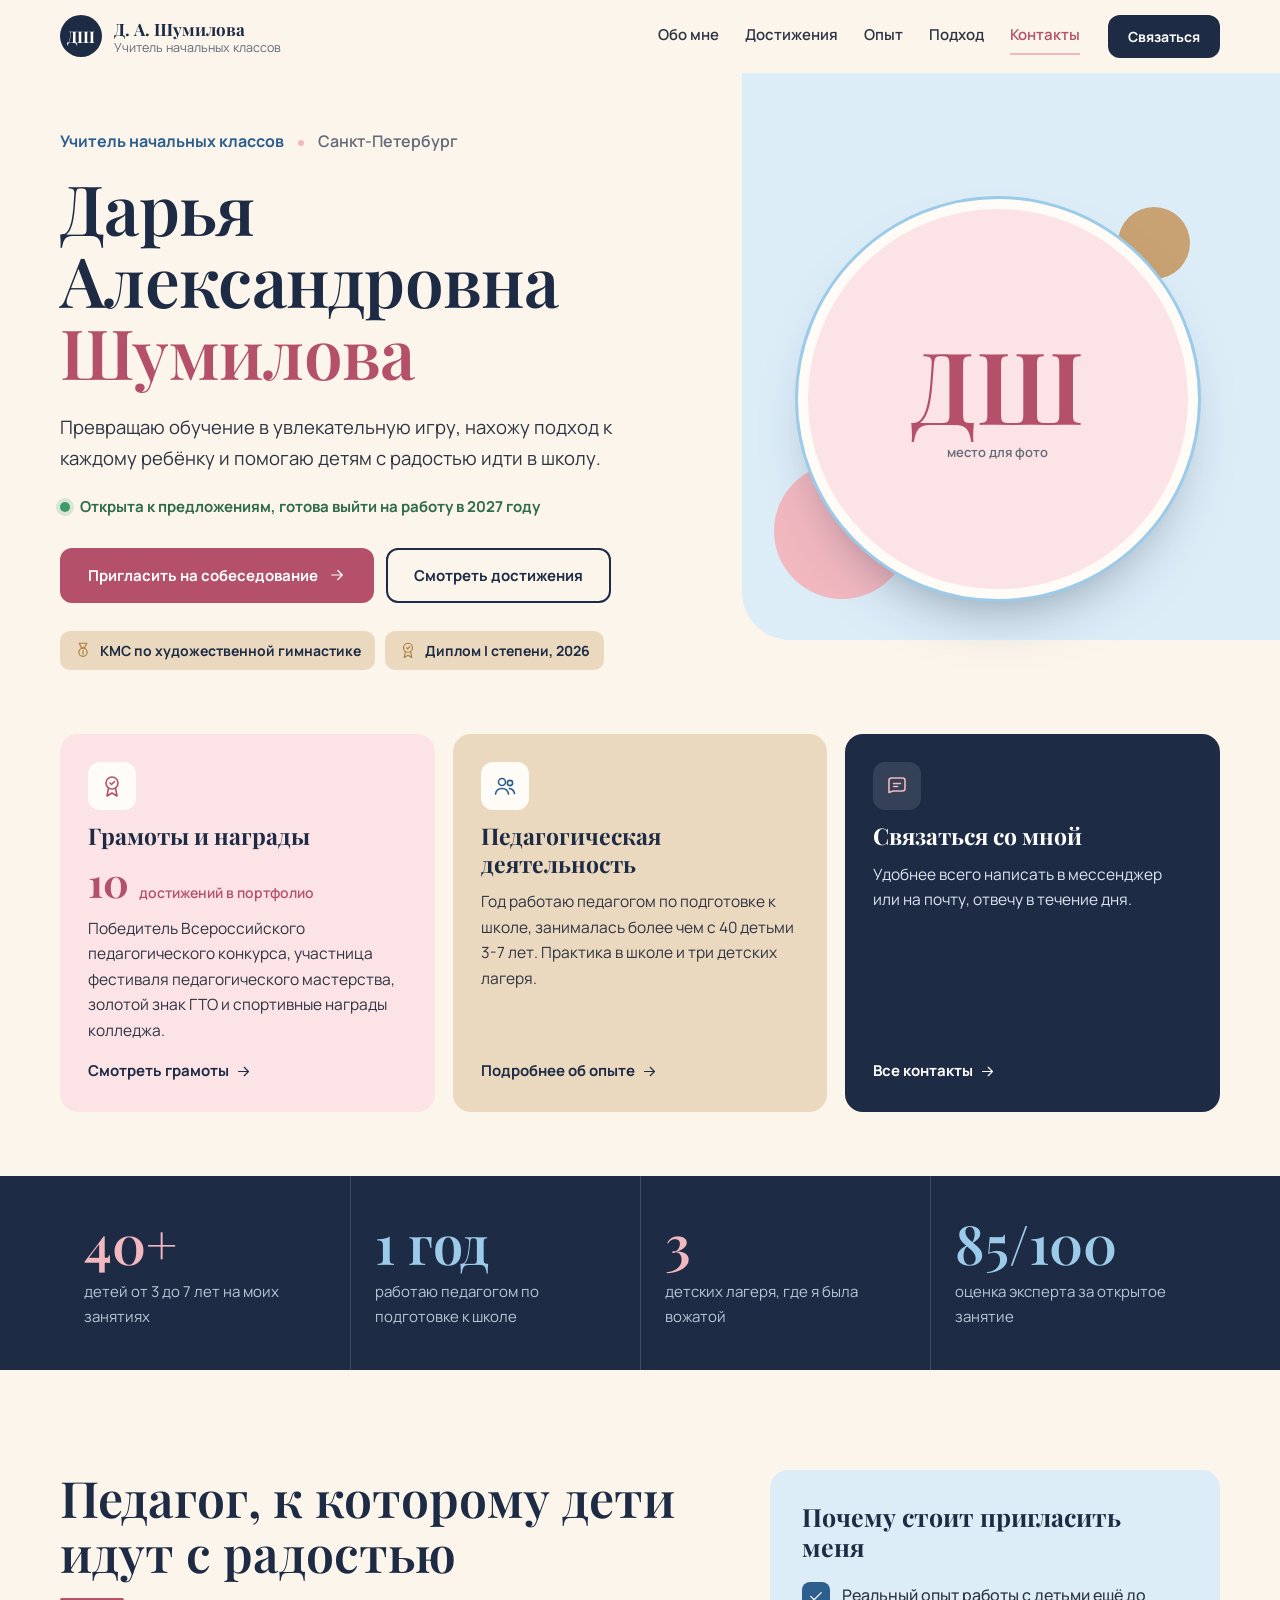
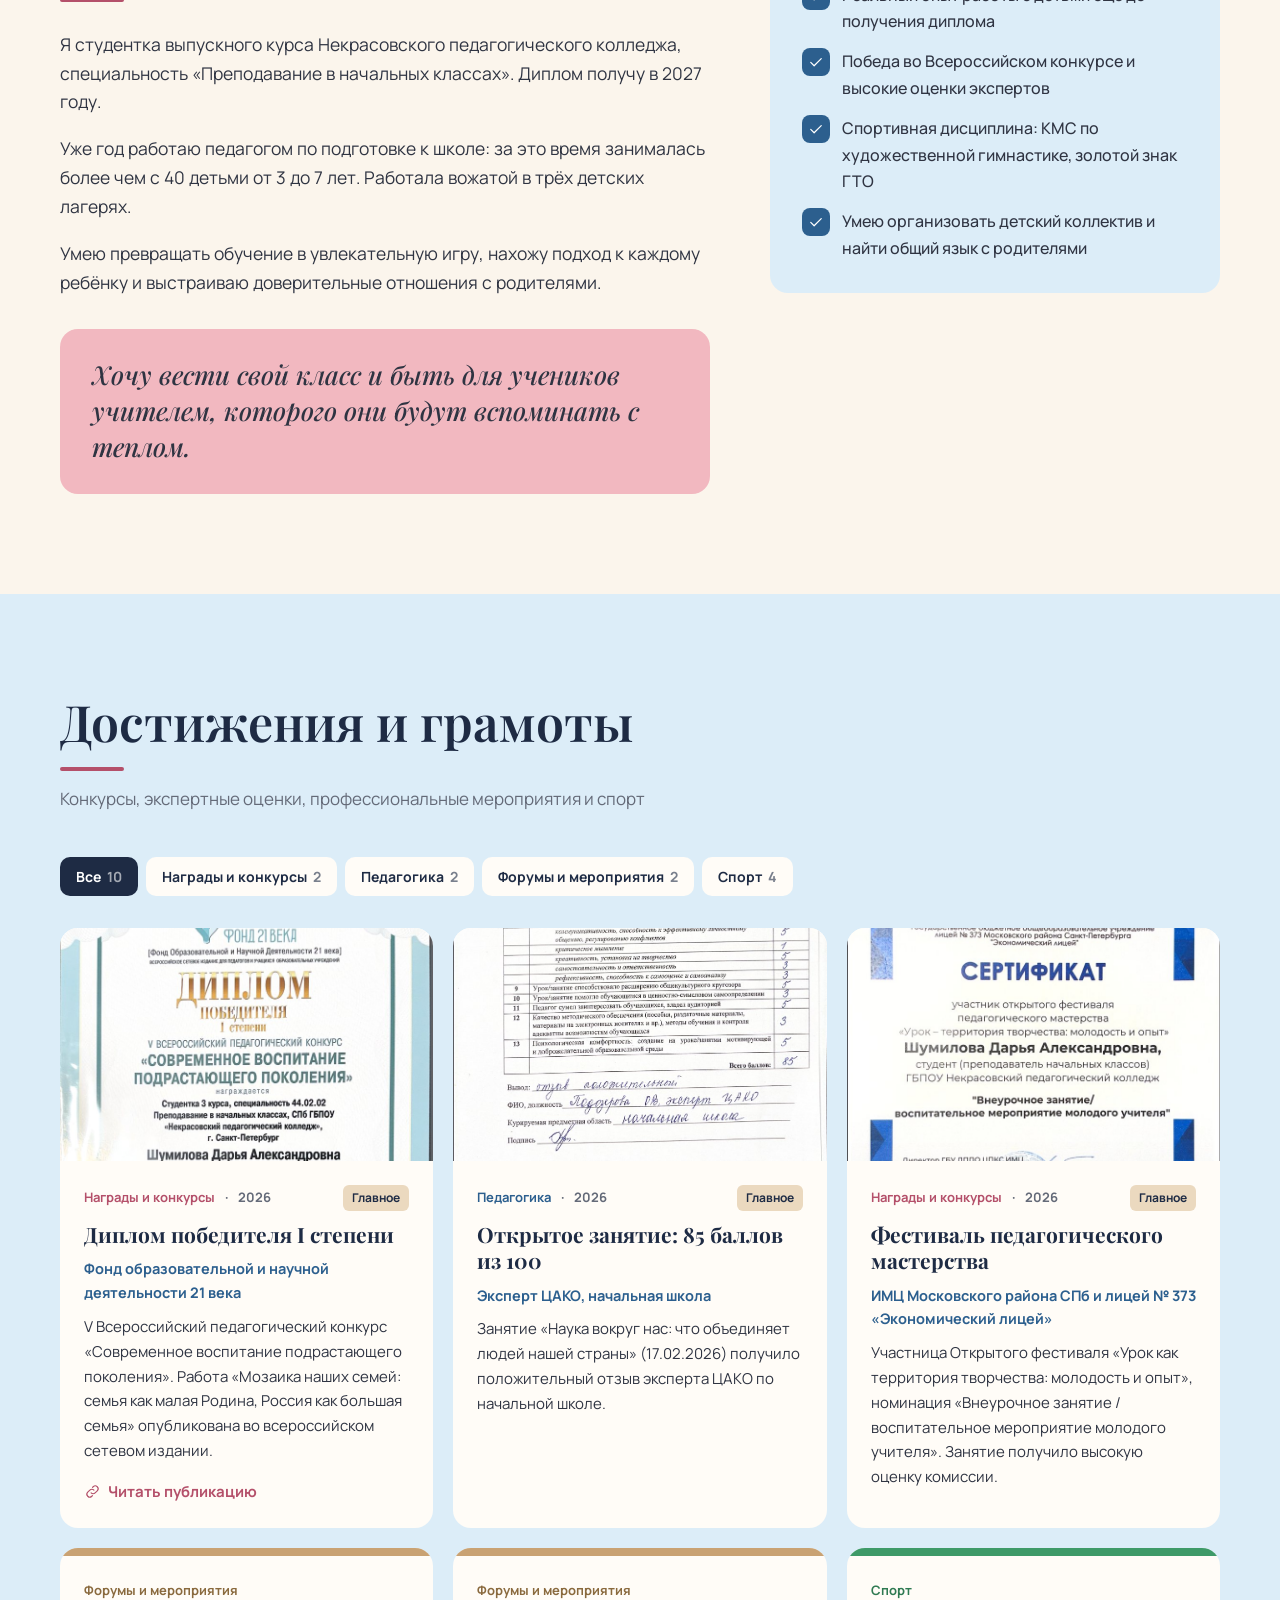
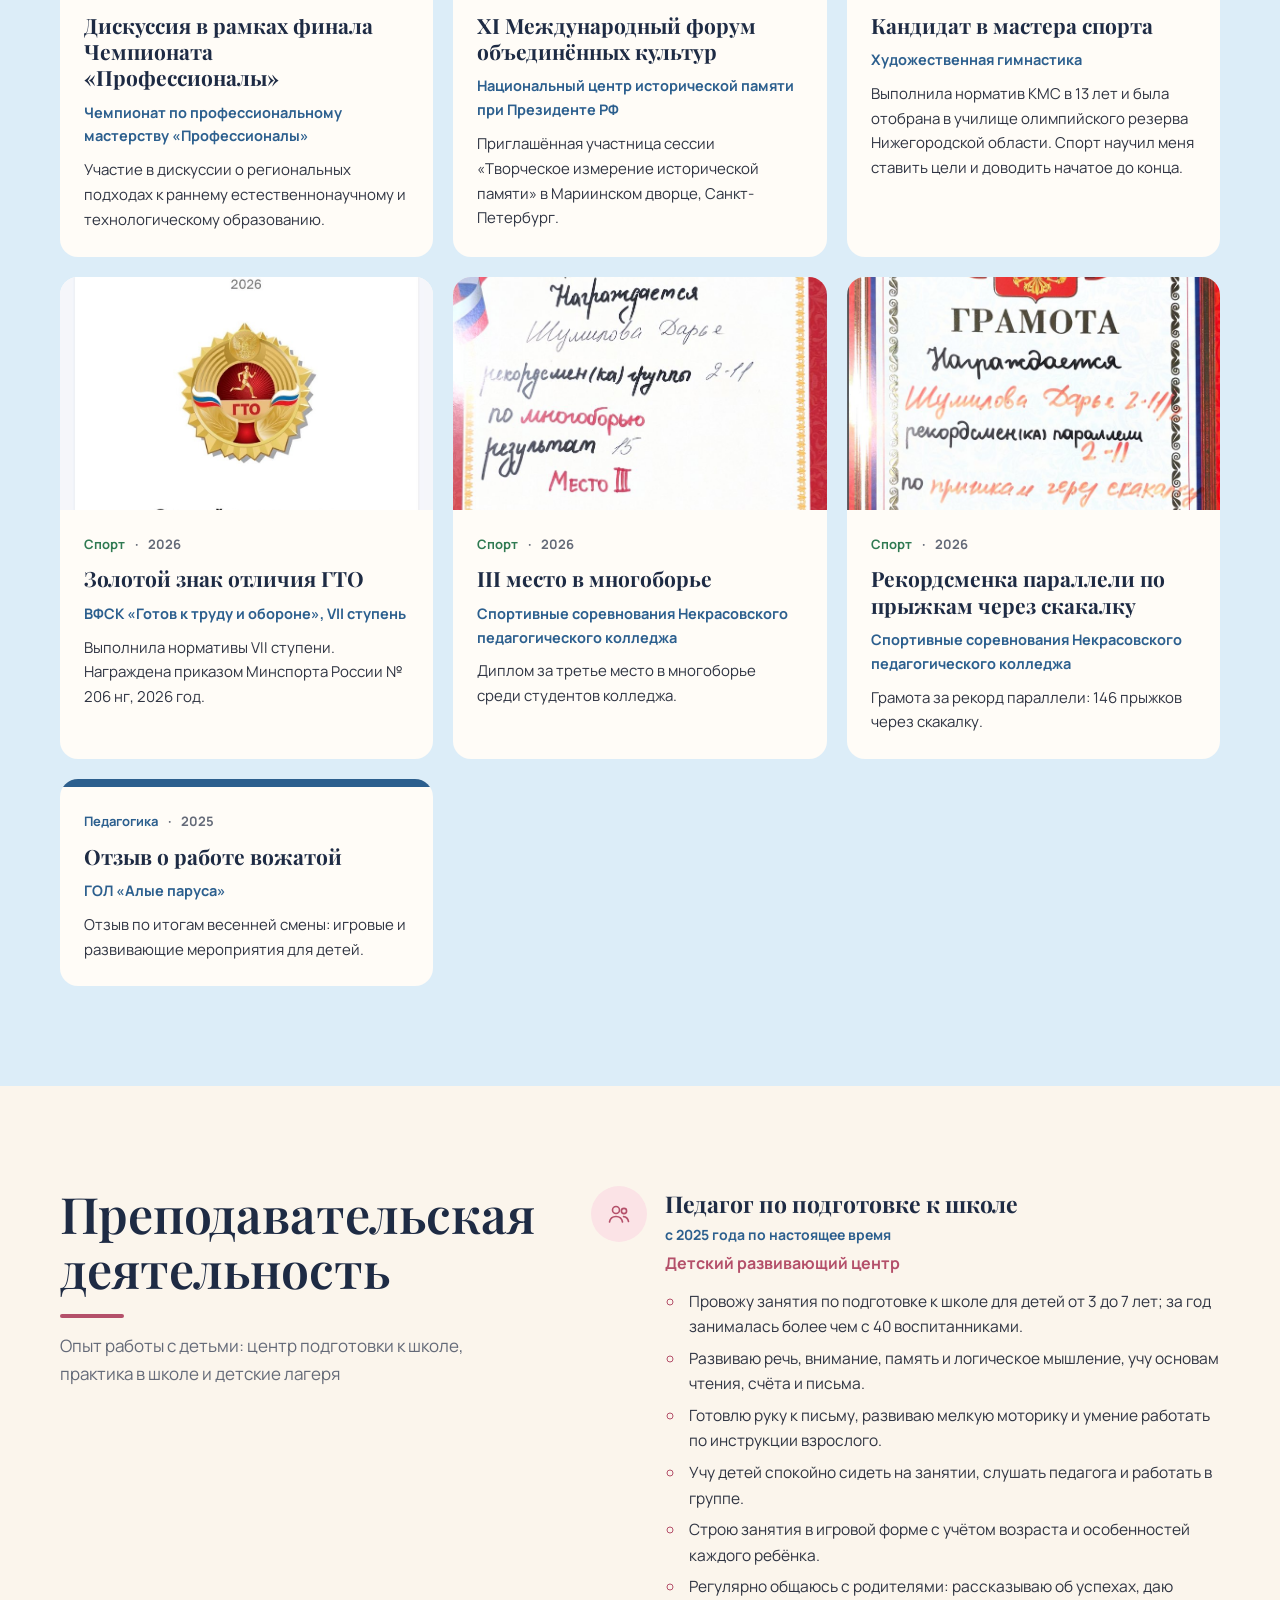
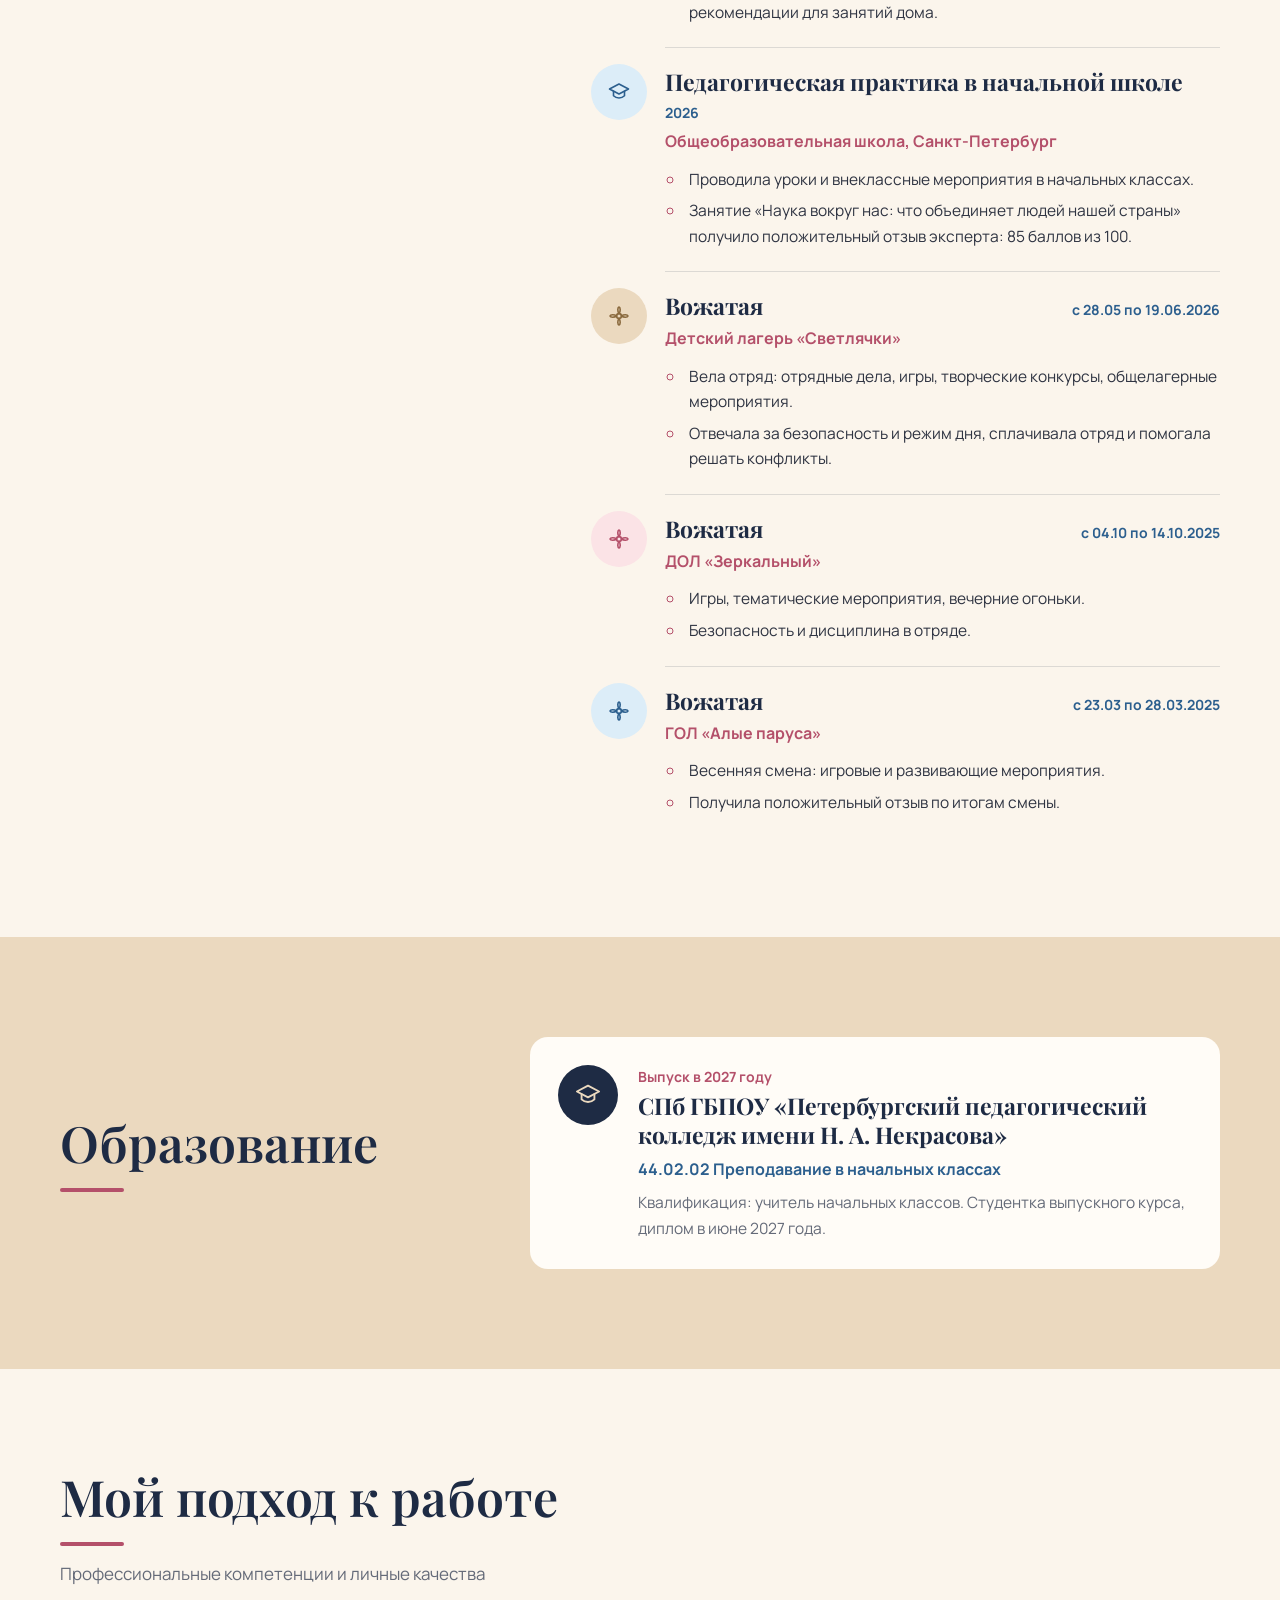
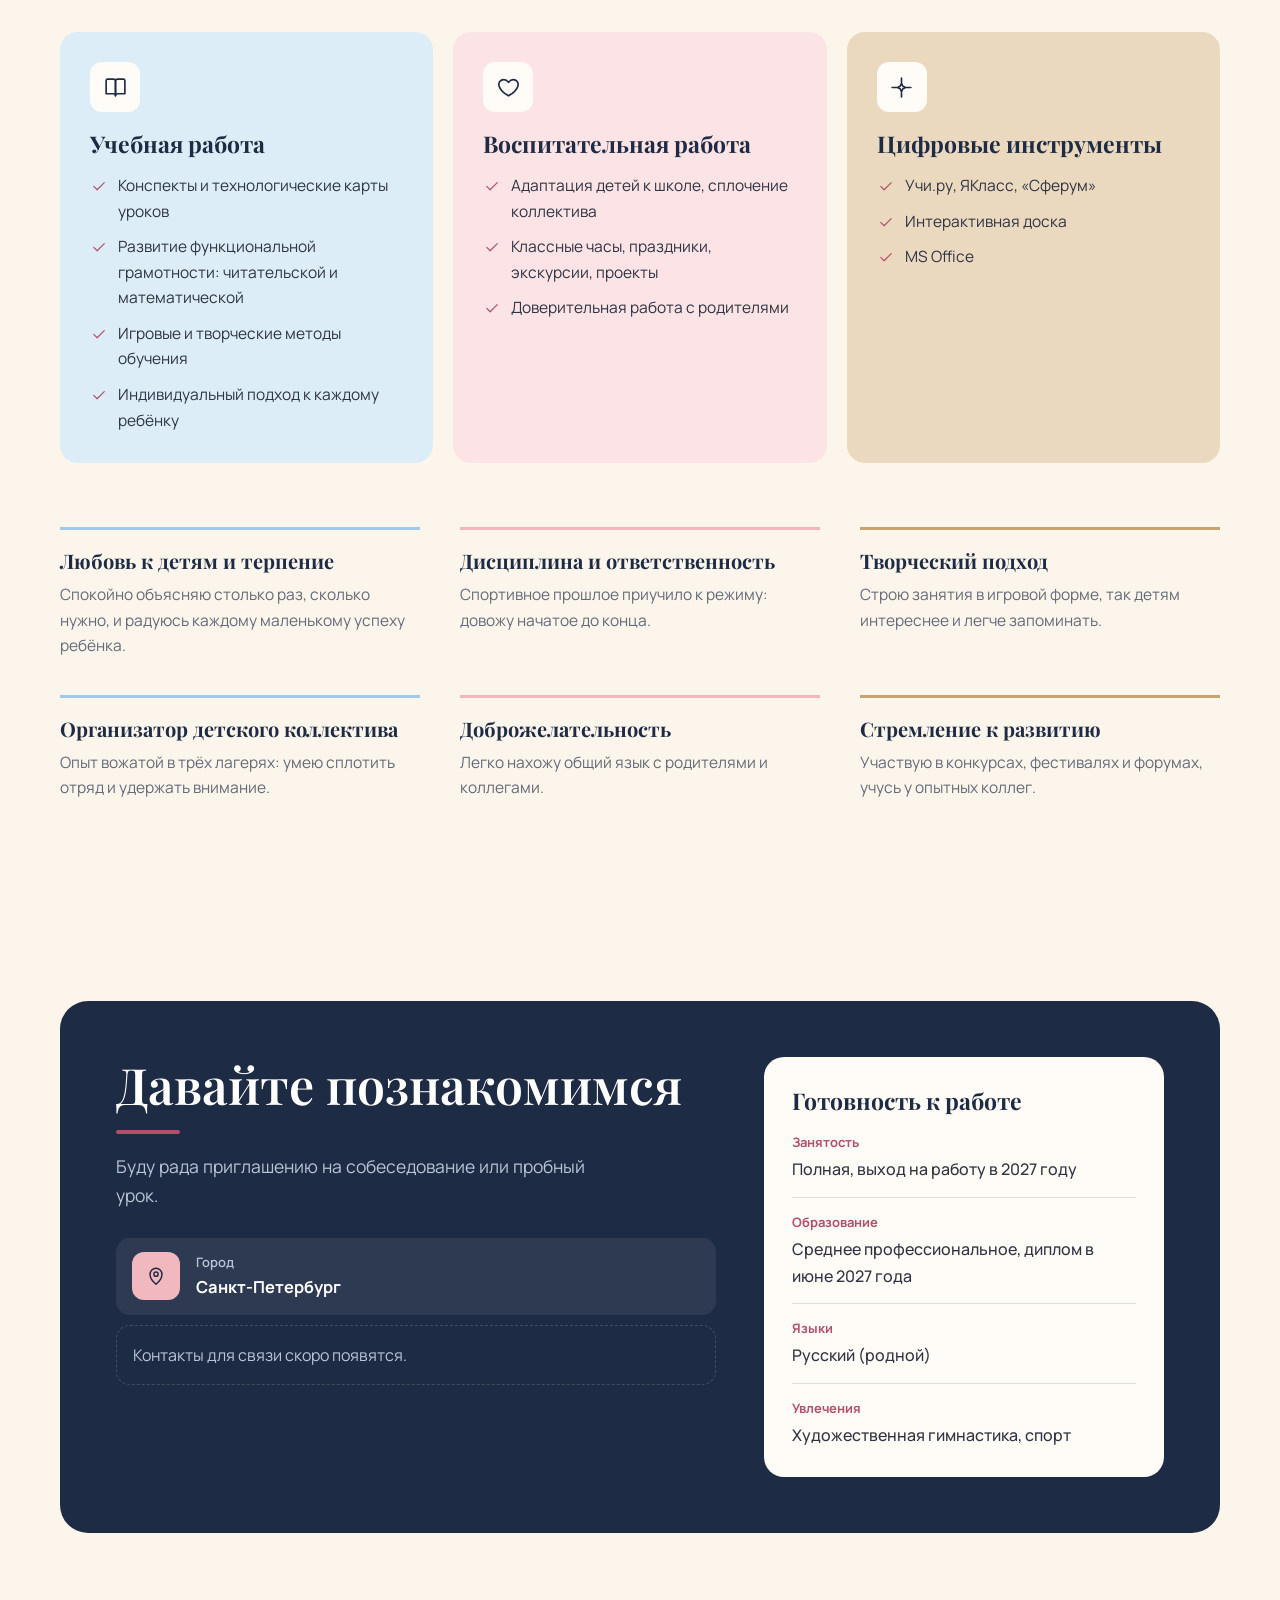
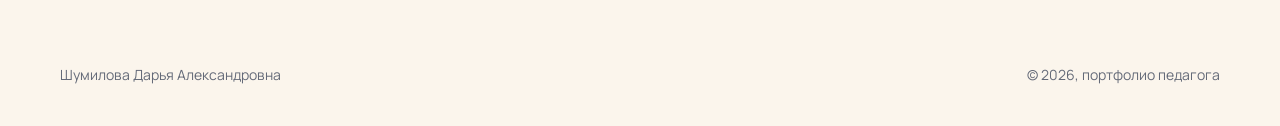
<file: index.html>
<!doctype html>
<html lang="ru">
<head>
  <meta charset="utf-8">
  <meta name="viewport" content="width=device-width, initial-scale=1">
  <title>Дарья Александровна Шумилова, учитель начальных классов</title>
  <meta name="description" content="Портфолио Дарьи Александровны Шумиловой, учителя начальных классов из Санкт-Петербурга: опыт работы с детьми, достижения, грамоты и контакты.">
  <meta property="og:type" content="profile">
  <meta property="og:title" content="Дарья Александровна Шумилова, учитель начальных классов">
  <meta property="og:description" content="Опыт работы с детьми, достижения, грамоты и контакты.">
  <meta name="theme-color" content="#1E2B44">
  <link rel="icon" href="assets/img/favicon.svg" type="image/svg+xml">
  <link rel="stylesheet" href="assets/css/fonts.css">
  <link rel="stylesheet" href="assets/css/style.css">
</head>
<body>
  <a class="skip" href="#main">Перейти к содержимому</a>

  <header class="nav" id="nav">
    <div class="container nav__inner">
      <a href="#top" class="brand" aria-label="На главную">
        <span class="brand__mark">ДШ</span>
        <span class="brand__text"><b id="brandName">Д. А. Шумилова</b><small data-bind="hero.role">Учитель начальных классов</small></span>
      </a>
      <nav class="nav__links" id="navLinks" aria-label="Разделы"></nav>
      <a href="#contacts" class="btn btn--small btn--ink nav__cta">Связаться</a>
      <button class="nav__burger" id="burger" aria-label="Открыть меню" aria-expanded="false"></button>
    </div>
  </header>

  <main id="main">
    <!-- Шапка -->
    <section class="hero" id="top">
      <div class="container hero__grid">
        <div class="hero__text reveal">
          <p class="hero__role"><span id="heroRole"></span><span class="hero__city" id="heroEyebrow"></span></p>
          <h1 class="hero__title" id="heroName"></h1>
          <p class="hero__lead" id="heroTagline"></p>
          <p class="status" id="heroStatus"><span class="status__dot"></span><span></span></p>
          <div class="hero__actions">
            <a href="#contacts" class="btn btn--primary" id="ctaPrimary"></a>
            <a href="#achievements" class="btn btn--outline" id="ctaSecondary"></a>
          </div>
          <ul class="hero__tags" id="heroBadges"></ul>
        </div>
        <div class="hero__visual reveal" style="--d:.1s">
          <div class="portrait-wrap">
            <span class="portrait-dot portrait-dot--pink" aria-hidden="true"></span>
            <span class="portrait-dot portrait-dot--sand" aria-hidden="true"></span>
            <div class="portrait" id="portrait"></div>
          </div>
        </div>
      </div>

      <div class="container">
        <div class="header-cards" id="headerCards"></div>
      </div>
    </section>

    <!-- Цифры -->
    <section class="stats-band" id="statsBand" data-tone="ink">
      <div class="container stats" id="stats"></div>
    </section>

    <!-- Обо мне -->
    <section class="section" id="about">
      <div class="container about">
        <div class="about__main reveal">
          <h2 class="section__title" id="aboutTitle"></h2>
          <div class="about__text" id="aboutText"></div>
          <blockquote class="quote" id="aboutQuote" data-tone="rose"></blockquote>
        </div>
        <aside class="why reveal" style="--d:.1s" data-tone="sky">
          <h3 id="whyTitle"></h3>
          <ul id="whyList"></ul>
        </aside>
      </div>
    </section>

    <!-- Достижения -->
    <section class="section" id="achievements" data-tone="sky">
      <div class="container">
        <div class="section__head reveal">
          <h2 class="section__title">Достижения и грамоты</h2>
          <p class="section__sub">Конкурсы, экспертные оценки, профессиональные мероприятия и спорт</p>
        </div>
        <div class="filters reveal" id="filters" role="tablist" aria-label="Фильтр достижений"></div>
        <div class="ach-grid" id="achGrid"></div>
      </div>
    </section>

    <!-- Опыт -->
    <section class="section" id="experience">
      <div class="container exp">
        <div class="section__head section__head--side reveal">
          <h2 class="section__title">Преподавательская деятельность</h2>
          <p class="section__sub">Опыт работы с детьми: центр подготовки к школе, практика в школе и детские лагеря</p>
        </div>
        <ol class="timeline" id="timeline"></ol>
      </div>
    </section>

    <!-- Образование -->
    <section class="section" id="education" data-tone="sand">
      <div class="container edu-wrap">
        <div class="section__head section__head--side reveal">
          <h2 class="section__title">Образование</h2>
        </div>
        <div class="edu" id="edu"></div>
      </div>
    </section>

    <!-- Подход -->
    <section class="section" id="approach">
      <div class="container">
        <div class="section__head reveal">
          <h2 class="section__title">Мой подход к работе</h2>
          <p class="section__sub">Профессиональные компетенции и личные качества</p>
        </div>
        <div class="comp-grid" id="compGrid"></div>
        <div class="qualities" id="qualities"></div>
      </div>
    </section>

    <!-- Галерея -->
    <section class="section" id="gallery" data-tone="pink" hidden>
      <div class="container">
        <div class="section__head reveal">
          <h2 class="section__title">Моменты с занятий</h2>
        </div>
        <div class="gallery" id="galleryGrid"></div>
      </div>
    </section>

    <!-- Контакты -->
    <section class="section contact" id="contacts">
      <div class="container contact__card reveal" id="contactCard" data-tone="ink">
        <div class="contact__left">
          <h2 class="section__title">Давайте познакомимся</h2>
          <p class="contact__note" id="contactNote"></p>
          <div class="contact__list" id="contactList"></div>
        </div>
        <div class="contact__right" data-tone="white">
          <h3>Готовность к работе</h3>
          <dl class="extra" id="extraList"></dl>
        </div>
      </div>
    </section>
  </main>

  <footer class="footer">
    <div class="container footer__inner">
      <span id="footerName">Шумилова Дарья Александровна</span>
      <span>© <span id="year"></span>, портфолио педагога</span>
    </div>
  </footer>

  <div class="lightbox" id="lightbox" hidden role="dialog" aria-modal="true" aria-label="Просмотр изображения">
    <button class="lightbox__close" id="lbClose" aria-label="Закрыть"></button>
    <figure><img id="lbImg" alt=""><figcaption id="lbCap"></figcaption></figure>
  </div>
  <div class="toast" id="toast" role="status" aria-live="polite"></div>

  <script src="config.js"></script>
  <script src="assets/js/common.js"></script>
  <script src="assets/js/site.js"></script>
</body>
</html>
</file>
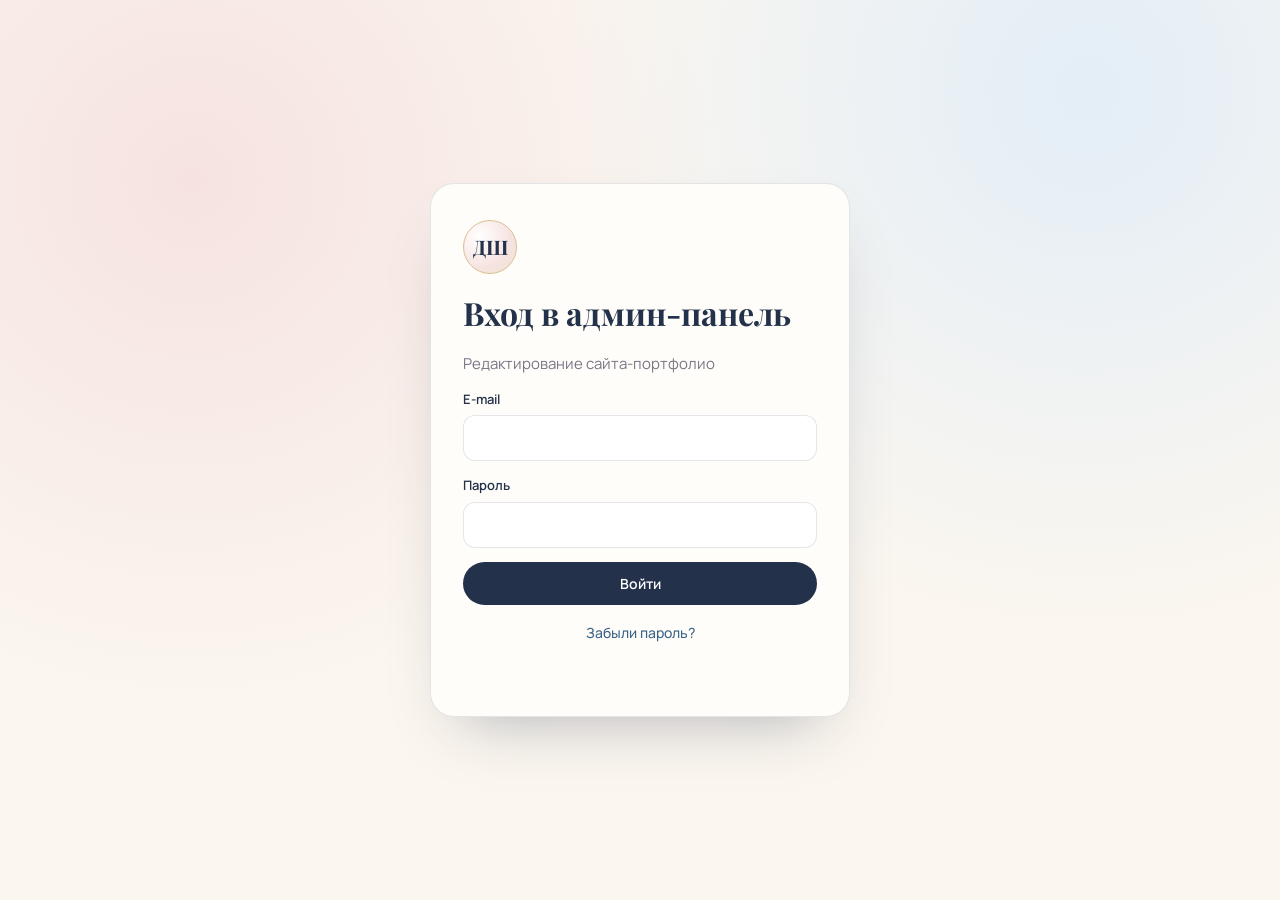
<file: admin.html>
<!doctype html>
<html lang="ru">
<head>
  <meta charset="utf-8">
  <meta name="viewport" content="width=device-width, initial-scale=1">
  <meta name="robots" content="noindex, nofollow">
  <title>Админ-панель · Портфолио</title>
  <link rel="icon" href="assets/img/favicon.svg" type="image/svg+xml">
  <link rel="stylesheet" href="assets/css/fonts.css">
  <link rel="stylesheet" href="assets/css/admin.css">
</head>
<body>
  <!-- Экран входа -->
  <section class="auth" id="authView" hidden>
    <form class="auth__card" id="loginForm" autocomplete="on">
      <div class="auth__mark">ДШ</div>
      <h1>Вход в админ-панель</h1>
      <p class="muted">Редактирование сайта-портфолио</p>
      <label>E-mail<input type="email" id="loginEmail" required autocomplete="username"></label>
      <label>Пароль<input type="password" id="loginPass" required autocomplete="current-password"></label>
      <button class="btn btn--primary" type="submit" id="loginBtn">Войти</button>
      <button class="linkbtn" type="button" id="forgotBtn">Забыли пароль?</button>
      <p class="auth__msg" id="loginMsg" role="alert"></p>
    </form>

    <form class="auth__card" id="recoveryForm" hidden>
      <div class="auth__mark">ДШ</div>
      <h1>Новый пароль</h1>
      <label>Новый пароль (не короче 8 символов)<input type="password" id="newPass1" minlength="8" required autocomplete="new-password"></label>
      <label>Повторите пароль<input type="password" id="newPass2" minlength="8" required autocomplete="new-password"></label>
      <button class="btn btn--primary" type="submit">Сохранить пароль</button>
      <p class="auth__msg" id="recoveryMsg" role="alert"></p>
    </form>
  </section>

  <!-- Панель -->
  <div class="app" id="appView" hidden>
    <aside class="side" id="side">
      <div class="side__brand"><span class="auth__mark auth__mark--sm">ДШ</span><div><b>Админ-панель</b><small id="userEmail"></small></div></div>
      <nav class="side__nav" id="sideNav"></nav>
      <div class="side__foot">
        <a class="btn btn--ghost btn--block" href="./" target="_blank" rel="noopener">Открыть сайт ↗</a>
        <button class="btn btn--ghost btn--block" id="logoutBtn" type="button">Выйти</button>
      </div>
    </aside>

    <main class="main">
      <header class="topbar">
        <button class="iconbtn" id="sideToggle" type="button" aria-label="Меню">☰</button>
        <div class="topbar__title"><h1 id="sectionTitle"></h1><p id="sectionHint" class="muted"></p></div>
        <span class="save-state" id="saveState"></span>
        <button class="btn btn--gold" id="saveBtn" type="button" disabled>Сохранить</button>
      </header>
      <div class="banner" id="banner" hidden></div>
      <div class="editor" id="editor"></div>
    </main>
  </div>

  <div class="toast" id="toast" role="status" aria-live="polite"></div>

  <script src="config.js"></script>
  <script src="assets/vendor/supabase.js"></script>
  <script src="assets/js/common.js"></script>
  <script src="assets/js/admin.js"></script>
</body>
</html>
</file>
<file: assets/css/fonts.css>
/* Шрифты лежат в проекте, чтобы сайт не зависел от Google Fonts */
/* Manrope 400 normal cyrillic */
@font-face {
  font-family: 'Manrope';
  font-style: normal;
  font-weight: 400;
  font-display: swap;
  src: url(../fonts/Manrope-normal-cyrillic-9f2868.woff2) format('woff2');
  unicode-range: U+0301, U+0400-045F, U+0490-0491, U+04B0-04B1, U+2116;
}
/* Manrope 400 normal latin */
@font-face {
  font-family: 'Manrope';
  font-style: normal;
  font-weight: 400;
  font-display: swap;
  src: url(../fonts/Manrope-normal-latin-66cfc0.woff2) format('woff2');
  unicode-range: U+0000-00FF, U+0131, U+0152-0153, U+02BB-02BC, U+02C6, U+02DA, U+02DC, U+0304, U+0308, U+0329, U+2000-206F, U+20AC, U+2122, U+2191, U+2193, U+2212, U+2215, U+FEFF, U+FFFD;
}
/* Manrope 500 normal cyrillic */
@font-face {
  font-family: 'Manrope';
  font-style: normal;
  font-weight: 500;
  font-display: swap;
  src: url(../fonts/Manrope-normal-cyrillic-9f2868.woff2) format('woff2');
  unicode-range: U+0301, U+0400-045F, U+0490-0491, U+04B0-04B1, U+2116;
}
/* Manrope 500 normal latin */
@font-face {
  font-family: 'Manrope';
  font-style: normal;
  font-weight: 500;
  font-display: swap;
  src: url(../fonts/Manrope-normal-latin-66cfc0.woff2) format('woff2');
  unicode-range: U+0000-00FF, U+0131, U+0152-0153, U+02BB-02BC, U+02C6, U+02DA, U+02DC, U+0304, U+0308, U+0329, U+2000-206F, U+20AC, U+2122, U+2191, U+2193, U+2212, U+2215, U+FEFF, U+FFFD;
}
/* Manrope 600 normal cyrillic */
@font-face {
  font-family: 'Manrope';
  font-style: normal;
  font-weight: 600;
  font-display: swap;
  src: url(../fonts/Manrope-normal-cyrillic-9f2868.woff2) format('woff2');
  unicode-range: U+0301, U+0400-045F, U+0490-0491, U+04B0-04B1, U+2116;
}
/* Manrope 600 normal latin */
@font-face {
  font-family: 'Manrope';
  font-style: normal;
  font-weight: 600;
  font-display: swap;
  src: url(../fonts/Manrope-normal-latin-66cfc0.woff2) format('woff2');
  unicode-range: U+0000-00FF, U+0131, U+0152-0153, U+02BB-02BC, U+02C6, U+02DA, U+02DC, U+0304, U+0308, U+0329, U+2000-206F, U+20AC, U+2122, U+2191, U+2193, U+2212, U+2215, U+FEFF, U+FFFD;
}
/* Manrope 700 normal cyrillic */
@font-face {
  font-family: 'Manrope';
  font-style: normal;
  font-weight: 700;
  font-display: swap;
  src: url(../fonts/Manrope-normal-cyrillic-9f2868.woff2) format('woff2');
  unicode-range: U+0301, U+0400-045F, U+0490-0491, U+04B0-04B1, U+2116;
}
/* Manrope 700 normal latin */
@font-face {
  font-family: 'Manrope';
  font-style: normal;
  font-weight: 700;
  font-display: swap;
  src: url(../fonts/Manrope-normal-latin-66cfc0.woff2) format('woff2');
  unicode-range: U+0000-00FF, U+0131, U+0152-0153, U+02BB-02BC, U+02C6, U+02DA, U+02DC, U+0304, U+0308, U+0329, U+2000-206F, U+20AC, U+2122, U+2191, U+2193, U+2212, U+2215, U+FEFF, U+FFFD;
}
/* Manrope 800 normal cyrillic */
@font-face {
  font-family: 'Manrope';
  font-style: normal;
  font-weight: 800;
  font-display: swap;
  src: url(../fonts/Manrope-normal-cyrillic-9f2868.woff2) format('woff2');
  unicode-range: U+0301, U+0400-045F, U+0490-0491, U+04B0-04B1, U+2116;
}
/* Manrope 800 normal latin */
@font-face {
  font-family: 'Manrope';
  font-style: normal;
  font-weight: 800;
  font-display: swap;
  src: url(../fonts/Manrope-normal-latin-66cfc0.woff2) format('woff2');
  unicode-range: U+0000-00FF, U+0131, U+0152-0153, U+02BB-02BC, U+02C6, U+02DA, U+02DC, U+0304, U+0308, U+0329, U+2000-206F, U+20AC, U+2122, U+2191, U+2193, U+2212, U+2215, U+FEFF, U+FFFD;
}
/* Playfair Display 500 italic cyrillic */
@font-face {
  font-family: 'Playfair Display';
  font-style: italic;
  font-weight: 500;
  font-display: swap;
  src: url(../fonts/PlayfairDisplay-italic-cyrillic-7ff9b8.woff2) format('woff2');
  unicode-range: U+0301, U+0400-045F, U+0490-0491, U+04B0-04B1, U+2116;
}
/* Playfair Display 500 italic latin */
@font-face {
  font-family: 'Playfair Display';
  font-style: italic;
  font-weight: 500;
  font-display: swap;
  src: url(../fonts/PlayfairDisplay-italic-latin-1a295b.woff2) format('woff2');
  unicode-range: U+0000-00FF, U+0131, U+0152-0153, U+02BB-02BC, U+02C6, U+02DA, U+02DC, U+0304, U+0308, U+0329, U+2000-206F, U+20AC, U+2122, U+2191, U+2193, U+2212, U+2215, U+FEFF, U+FFFD;
}
/* Playfair Display 500 normal cyrillic */
@font-face {
  font-family: 'Playfair Display';
  font-style: normal;
  font-weight: 500;
  font-display: swap;
  src: url(../fonts/PlayfairDisplay-normal-cyrillic-64b566.woff2) format('woff2');
  unicode-range: U+0301, U+0400-045F, U+0490-0491, U+04B0-04B1, U+2116;
}
/* Playfair Display 500 normal latin */
@font-face {
  font-family: 'Playfair Display';
  font-style: normal;
  font-weight: 500;
  font-display: swap;
  src: url(../fonts/PlayfairDisplay-normal-latin-48d1e9.woff2) format('woff2');
  unicode-range: U+0000-00FF, U+0131, U+0152-0153, U+02BB-02BC, U+02C6, U+02DA, U+02DC, U+0304, U+0308, U+0329, U+2000-206F, U+20AC, U+2122, U+2191, U+2193, U+2212, U+2215, U+FEFF, U+FFFD;
}
/* Playfair Display 600 normal cyrillic */
@font-face {
  font-family: 'Playfair Display';
  font-style: normal;
  font-weight: 600;
  font-display: swap;
  src: url(../fonts/PlayfairDisplay-normal-cyrillic-64b566.woff2) format('woff2');
  unicode-range: U+0301, U+0400-045F, U+0490-0491, U+04B0-04B1, U+2116;
}
/* Playfair Display 600 normal latin */
@font-face {
  font-family: 'Playfair Display';
  font-style: normal;
  font-weight: 600;
  font-display: swap;
  src: url(../fonts/PlayfairDisplay-normal-latin-48d1e9.woff2) format('woff2');
  unicode-range: U+0000-00FF, U+0131, U+0152-0153, U+02BB-02BC, U+02C6, U+02DA, U+02DC, U+0304, U+0308, U+0329, U+2000-206F, U+20AC, U+2122, U+2191, U+2193, U+2212, U+2215, U+FEFF, U+FFFD;
}
/* Playfair Display 700 normal cyrillic */
@font-face {
  font-family: 'Playfair Display';
  font-style: normal;
  font-weight: 700;
  font-display: swap;
  src: url(../fonts/PlayfairDisplay-normal-cyrillic-64b566.woff2) format('woff2');
  unicode-range: U+0301, U+0400-045F, U+0490-0491, U+04B0-04B1, U+2116;
}
/* Playfair Display 700 normal latin */
@font-face {
  font-family: 'Playfair Display';
  font-style: normal;
  font-weight: 700;
  font-display: swap;
  src: url(../fonts/PlayfairDisplay-normal-latin-48d1e9.woff2) format('woff2');
  unicode-range: U+0000-00FF, U+0131, U+0152-0153, U+02BB-02BC, U+02C6, U+02DA, U+02DC, U+0304, U+0308, U+0329, U+2000-206F, U+20AC, U+2122, U+2191, U+2193, U+2212, U+2215, U+FEFF, U+FFFD;
}
</file>
<file: assets/css/style.css>
/* Палитра: кремовый фон, небесно-голубой, пудрово-розовый, тёплый беж, тёмно-синий и золото */
:root {
  --cream: #FBF5EC;
  --paper: #FFFCF7;
  --sand: #EBD9BF;
  --sand-deep: #C9A273;
  --sky: #9CCBEA;
  --sky-soft: #DCEDF8;
  --blue: #2C5F8E;
  --pink: #F2B8C0;
  --pink-soft: #FBE3E6;
  --rose: #B4506A;
  --gold: #A9803F;
  --ink: #1E2B44;
  --text: #2F3442;
  --muted: #646a78;
  --line: rgba(30, 43, 68, .14);
  --radius: 18px;
  --serif: "Playfair Display", Georgia, "Times New Roman", serif;
  --h: var(--ink); --t: var(--text); --m: var(--muted); --ra: var(--rose); --ba: var(--blue); --sv1: var(--rose); --sv2: var(--blue);
  --sans: "Manrope", "Segoe UI", system-ui, -apple-system, Roboto, Arial, sans-serif;
}

*, *::before, *::after { box-sizing: border-box; }
html { scroll-behavior: smooth; scroll-padding-top: 80px; }
body { margin: 0; background: var(--cream); color: var(--t); font: 16px/1.65 var(--sans); -webkit-font-smoothing: antialiased; overflow-x: hidden; }
img { max-width: 100%; display: block; }
a { color: inherit; }
h1, h2, h3, h4 { color: var(--h); margin: 0; }
.container { width: min(1160px, 100% - 40px); margin-inline: auto; }
.skip { position: absolute; left: -999px; top: 8px; background: var(--ink); color: #fff; padding: 8px 14px; border-radius: 10px; z-index: 100; }
.skip:focus { left: 12px; }
:focus-visible { outline: 2px solid var(--rose); outline-offset: 3px; border-radius: 6px; }

/* Кнопки */
.btn { display: inline-flex; align-items: center; gap: 10px; justify-content: center; padding: 15px 26px; border-radius: 12px; font: 700 15px var(--sans); text-decoration: none; border: 2px solid transparent; cursor: pointer; transition: background .2s, color .2s, border-color .2s, transform .2s; }
.btn svg { width: 18px; height: 18px; }
.btn:hover { transform: translateY(-1px); }
.btn--primary { background: var(--rose); color: #fff; }
.btn--primary:hover { background: #9c3f58; }
.btn--outline { border-color: var(--ink); color: var(--ink); background: transparent; }
.btn--outline:hover { background: var(--ink); color: #fff; }
.btn--ink { background: var(--ink); color: #fff; }
.btn--ink:hover { background: var(--blue); }
.btn--small { padding: 10px 18px; font-size: 14px; }

/* Навигация */
.nav { position: fixed; inset: 0 0 auto; z-index: 50; background: var(--cream); border-bottom: 1px solid transparent; transition: border-color .3s, box-shadow .3s; }
.nav.is-scrolled { border-color: var(--line); box-shadow: 0 6px 20px -16px rgba(30,43,68,.5); }
.nav__inner { display: flex; align-items: center; gap: 28px; height: 72px; }
.brand { display: flex; align-items: center; gap: 12px; text-decoration: none; margin-right: auto; }
.brand__mark { width: 42px; height: 42px; border-radius: 50%; display: grid; place-items: center; font: 700 16px var(--serif); color: #fff; background: var(--ink); }
.brand__text { display: flex; flex-direction: column; line-height: 1.2; }
.brand__text b { font: 700 17px var(--serif); color: var(--ink); }
.brand__text small { font-size: 12.5px; color: var(--muted); }
.nav__links { display: flex; gap: 26px; }
.nav__links a { text-decoration: none; font-size: 15px; font-weight: 600; color: var(--text); padding: 6px 0; border-bottom: 2px solid transparent; transition: border-color .2s, color .2s; }
.nav__links a:hover, .nav__links a.is-active { color: var(--rose); border-color: var(--pink); }
.nav__burger { display: none; width: 44px; height: 44px; border-radius: 12px; border: 1px solid var(--line); background: var(--paper); color: var(--ink); cursor: pointer; padding: 10px; }

/* Шапка */
.hero { padding: 128px 0 0; position: relative; }
.hero::before { content: ""; position: absolute; inset: 0 0 auto auto; width: 42%; height: 640px; background: var(--hero-panel, var(--sky-soft)); border-bottom-left-radius: 48px; z-index: -1; }
.hero__grid { display: grid; grid-template-columns: 1.2fr .8fr; gap: 48px; align-items: center; }
.hero__role { display: flex; flex-wrap: wrap; gap: 8px 14px; align-items: center; margin: 0 0 18px; font-weight: 700; font-size: 16px; color: var(--blue); }
.hero__city { font-weight: 600; color: var(--muted); }
.hero__city::before { content: ""; display: inline-block; width: 6px; height: 6px; border-radius: 50%; background: var(--pink); margin-right: 14px; vertical-align: middle; }
.hero__title { font-family: var(--serif); font-weight: 600; font-size: clamp(40px, 5.4vw, 70px); line-height: 1.04; letter-spacing: -.01em; }
.hero__title span { display: block; color: var(--rose); }
.hero__lead { font-size: 18.5px; max-width: 560px; margin: 24px 0 0; }
.status { display: inline-flex; align-items: center; gap: 10px; margin: 22px 0 0; font-size: 15px; font-weight: 700; color: #2F6B4B; }
.status__dot { width: 10px; height: 10px; border-radius: 50%; background: #3E9A68; box-shadow: 0 0 0 4px rgba(62,154,104,.18); }
.hero__actions { display: flex; flex-wrap: wrap; gap: 12px; margin-top: 28px; }
.hero__tags { list-style: none; padding: 0; margin: 28px 0 0; display: flex; flex-wrap: wrap; gap: 10px; }
.hero__tags li { display: inline-flex; align-items: center; gap: 8px; padding: 8px 14px; border-radius: 10px; background: var(--sand); color: var(--ink); font-weight: 700; font-size: 14px; }
.hero__tags li svg { width: 18px; height: 18px; color: var(--gold); }

.hero__visual { justify-self: center; width: min(400px, 100%); }
.portrait-wrap { position: relative; aspect-ratio: 1; }
.portrait { position: absolute; inset: 0; border-radius: 50%; overflow: hidden; background: var(--pink-soft); border: 10px solid var(--paper); box-shadow: 0 0 0 3px var(--sky), 0 30px 60px -30px rgba(30,43,68,.55); }
.portrait img { width: 100%; height: 100%; object-fit: cover; }
.portrait__placeholder { position: absolute; inset: 0; display: grid; place-items: center; text-align: center; color: var(--rose); }
.portrait__placeholder span { font: 600 100px/1 var(--serif); }
.portrait__placeholder small { display: block; font-size: 13px; color: var(--muted); margin-top: 8px; font-weight: 600; }
.portrait-dot { position: absolute; border-radius: 50%; }
.portrait-dot--pink { width: 34%; aspect-ratio: 1; background: var(--pink); left: -6%; bottom: 0; }
.portrait-dot--sand { width: 18%; aspect-ratio: 1; background: var(--sand-deep); right: 2%; top: 2%; }

/* Три блока в шапке */
.header-cards { display: grid; grid-template-columns: repeat(3, 1fr); gap: 18px; margin-top: 64px; }
.hcard { padding: 28px; border-radius: var(--radius); display: flex; flex-direction: column; gap: 12px; }
.hcard__icon { width: 48px; height: 48px; border-radius: 12px; display: grid; place-items: center; background: var(--icon-bg, var(--paper)); }
.hcard__icon svg { width: 24px; height: 24px; }
.hcard--awards .hcard__icon { color: var(--rose); }
.hcard--teaching .hcard__icon { color: var(--blue); }
.hcard--contact .hcard__icon { color: var(--ra); }
.hcard h3 { font: 700 23px/1.2 var(--serif); }
.hcard p { margin: 0; font-size: 15.5px; }
.hcard__count { display: flex; align-items: baseline; gap: 10px; font-size: 14px; font-weight: 600; color: var(--ra); }
.hcard__count b { font: 700 40px/1 var(--serif); }
.hcard__more { margin-top: auto; padding-top: 4px; display: inline-flex; align-items: center; gap: 6px; font-size: 15px; font-weight: 700; text-decoration: none; color: var(--h); }
.hcard__more svg { width: 17px; height: 17px; transition: transform .2s; }
.hcard__more:hover svg { transform: translateX(4px); }
.hcard__contacts { display: flex; flex-wrap: wrap; gap: 8px; margin-top: auto; }
.chip-link { display: inline-flex; align-items: center; gap: 7px; padding: 9px 14px; border-radius: 10px; font-size: 14px; font-weight: 700; text-decoration: none; background: var(--pink); color: var(--ink); transition: background .2s; }
.chip-link svg { width: 17px; height: 17px; }
.chip-link:hover { background: #fff; }

/* Цифры */
.stats-band { margin-top: 64px; }
.stats { display: grid; grid-template-columns: repeat(4, 1fr); }
.stat { padding: 40px 24px; }
.stat + .stat { border-left: 1px solid var(--line); }
.stat__value { font: 600 clamp(36px, 4.4vw, 54px)/1 var(--serif); color: var(--sv1); }
.stat:nth-child(2n) .stat__value { color: var(--sv2); }
.stat__label { margin-top: 10px; font-size: 15px; color: var(--m); max-width: 220px; }

/* Секции */
.section { padding: 100px 0; }
.section__head { max-width: 760px; margin: 0 0 44px; }
.section__title { font: 600 clamp(32px, 4vw, 50px)/1.1 var(--serif); }
.section__title::after { content: ""; display: block; width: 64px; height: 4px; border-radius: 2px; background: var(--rose); margin-top: 18px; }
.section__sub { color: var(--m); margin: 14px 0 0; font-size: 17px; }

/* Обо мне */
.about { display: grid; grid-template-columns: 1.3fr .9fr; gap: 60px; align-items: start; }
.about__text p { margin: 18px 0 0; font-size: 17.5px; }
.about__text p:first-child { margin-top: 28px; }
.quote { margin: 32px 0 0; padding: 28px 32px; border-radius: var(--radius); font: italic 500 clamp(21px, 2.2vw, 26px)/1.4 var(--serif); color: var(--h); }
.why { padding: 32px; border-radius: var(--radius); position: sticky; top: 100px; }
.why h3 { font: 700 25px/1.2 var(--serif); margin-bottom: 20px; }
.why ul { list-style: none; margin: 0; padding: 0; display: grid; gap: 14px; }
.why li { display: grid; grid-template-columns: 28px 1fr; gap: 12px; font-size: 16px; font-weight: 500; }
.why li svg { width: 28px; height: 28px; padding: 5px; border-radius: 8px; background: var(--blue); color: #fff; }

/* Достижения */
.filters { display: flex; flex-wrap: wrap; gap: 8px; margin-bottom: 32px; }
.filter { padding: 10px 16px; border-radius: 10px; border: 0; background: var(--paper); color: var(--ink); font: 700 14px var(--sans); cursor: pointer; transition: background .2s, color .2s; }
.filter:hover { background: #fff; }
.filter.is-active { background: var(--ink); color: #fff; }
.filter span { opacity: .6; margin-left: 6px; }
.ach-grid { display: grid; grid-template-columns: repeat(3, 1fr); gap: 20px; }
.ach { display: flex; flex-direction: column; border-radius: var(--radius); background: var(--paper); overflow: hidden; transition: transform .25s, box-shadow .25s; }
.ach:hover { transform: translateY(-4px); box-shadow: 0 24px 40px -28px rgba(30,43,68,.6); }
.ach__top { position: relative; }
.ach__media { display: block; aspect-ratio: 16 / 10; overflow: hidden; cursor: zoom-in; border: 0; padding: 0; background: none; width: 100%; }
.ach__media img { width: 100%; height: 100%; object-fit: cover; }
.ach__art { height: 8px; }
.cat-award .ach__art { background: var(--rose); }
.cat-teaching .ach__art { background: var(--blue); }
.cat-event .ach__art { background: var(--sand-deep); }
.cat-sport .ach__art { background: #3E9A68; }
.ach__body { padding: 24px; display: flex; flex-direction: column; gap: 10px; flex: 1; }
.ach__meta { display: flex; align-items: center; gap: 10px; font-size: 13px; font-weight: 700; flex-wrap: wrap; }
.ach__cat { color: var(--rose); }
.cat-teaching .ach__cat { color: var(--blue); }
.cat-event .ach__cat { color: #8A6A3E; }
.cat-sport .ach__cat { color: #2F7A52; }
.ach__year { color: var(--m); }
.ach__year::before { content: "·"; margin-right: 10px; }
.ach__star { margin-left: auto; padding: 3px 9px; border-radius: 6px; font-size: 12px; background: var(--sand); color: var(--ink); }
.ach h3 { font: 700 21px/1.25 var(--serif); }
.ach__org { font-size: 14.5px; color: var(--ba); font-weight: 700; margin: 0; }
.ach__desc { font-size: 15px; margin: 0; }
.ach__link { margin-top: auto; padding-top: 6px; display: inline-flex; align-items: center; gap: 7px; font-weight: 700; font-size: 15px; color: var(--rose); text-decoration: none; }
.ach__link svg { width: 17px; height: 17px; }
.ach__link:hover { text-decoration: underline; }
.empty { color: var(--m); grid-column: 1 / -1; padding: 30px 0; }

/* Опыт */
.exp { display: grid; grid-template-columns: .75fr 1.25fr; gap: 56px; align-items: start; }
.section__head--side { position: sticky; top: 110px; margin: 0; }
.timeline { list-style: none; margin: 0; padding: 0; display: grid; gap: 16px; }
.tl { display: grid; grid-template-columns: 56px 1fr; gap: 18px; }
.tl__dot { width: 56px; height: 56px; border-radius: 50%; display: grid; place-items: center; background: var(--pink-soft); color: var(--rose); }
.tl:nth-child(3n+2) .tl__dot { background: var(--sky-soft); color: var(--blue); }
.tl:nth-child(3n+3) .tl__dot { background: var(--sand); color: #8A6A3E; }
.tl__dot svg { width: 24px; height: 24px; }
.tl__card { padding: 4px 0 22px; border-bottom: 1px solid var(--line); }
.tl:last-child .tl__card { border-bottom: 0; }
.tl__head { display: flex; flex-wrap: wrap; justify-content: space-between; gap: 4px 16px; align-items: baseline; }
.tl__card h3 { font: 700 23px/1.25 var(--serif); }
.tl__period { font-size: 14px; font-weight: 700; color: var(--ba); }
.tl__place { margin: 4px 0 0; color: var(--ra); font-weight: 700; }
.tl__card ul { margin: 12px 0 0; padding: 0 0 0 20px; display: grid; gap: 6px; }
.tl__card li { font-size: 15.5px; padding-left: 4px; }
.tl__card li::marker { color: var(--ra); }

/* Образование */
.edu-wrap { display: grid; grid-template-columns: .75fr 1.25fr; gap: 56px; align-items: center; }
.edu-wrap .section__head--side { position: static; }
.edu { display: grid; gap: 16px; }
.edu__item { display: grid; grid-template-columns: 60px 1fr; gap: 20px; padding: 28px; border-radius: var(--radius); background: var(--paper); }
.edu__icon { width: 60px; height: 60px; border-radius: 50%; display: grid; place-items: center; background: var(--ink); color: var(--sand); }
.edu__icon svg { width: 28px; height: 28px; }
.edu__period { font-size: 14px; font-weight: 700; color: var(--ra); }
.edu__item h3 { font: 700 23px/1.25 var(--serif); margin-top: 4px; }
.edu__spec { margin: 6px 0 0; font-weight: 700; color: var(--ba); }
.edu__note { margin: 8px 0 0; font-size: 15.5px; color: var(--m); }

/* Подход */
.comp-grid { display: grid; grid-template-columns: repeat(3, 1fr); gap: 20px; }
.comp { padding: 30px; border-radius: var(--radius); }
.comp__icon { width: 50px; height: 50px; border-radius: 12px; display: grid; place-items: center; margin-bottom: 18px; background: var(--paper); color: var(--ink); }
.comp__icon svg { width: 25px; height: 25px; }
.comp h3 { font: 700 23px/1.25 var(--serif); margin-bottom: 14px; }
.comp ul { list-style: none; margin: 0; padding: 0; display: grid; gap: 10px; }
.comp li { display: grid; grid-template-columns: 18px 1fr; gap: 10px; font-size: 15.5px; }
.comp li svg { width: 18px; height: 18px; color: var(--rose); margin-top: 4px; }
.qualities { display: grid; grid-template-columns: repeat(3, 1fr); gap: 36px 40px; margin-top: 64px; }
.quality { padding-top: 18px; border-top: 3px solid var(--sky); }
.quality:nth-child(3n+2) { border-color: var(--pink); }
.quality:nth-child(3n+3) { border-color: var(--sand-deep); }
.quality h4 { font: 700 20px/1.3 var(--serif); margin-bottom: 8px; }
.quality p { margin: 0; font-size: 15.5px; color: var(--m); }

/* Галерея */
.gallery { columns: 3 260px; column-gap: 16px; }
.gallery__item { break-inside: avoid; margin: 0 0 16px; border-radius: 14px; overflow: hidden; position: relative; cursor: zoom-in; border: 0; padding: 0; display: block; width: 100%; background: none; }
.gallery__item img { width: 100%; transition: transform .5s; }
.gallery__item:hover img { transform: scale(1.03); }
.gallery__item span { position: absolute; left: 0; right: 0; bottom: 0; padding: 30px 16px 12px; color: #fff; font-size: 14px; text-align: left; background: linear-gradient(transparent, rgba(30,43,68,.75)); }

/* Контакты */
.contact__card { display: grid; grid-template-columns: 1.2fr .8fr; gap: 48px; padding: 56px; border-radius: 28px; }
.contact__note { margin: 18px 0 28px; font-size: 17.5px; color: var(--m); max-width: 480px; }
.contact__list { display: grid; gap: 10px; }
.ccard { display: grid; grid-template-columns: 48px 1fr auto; gap: 16px; align-items: center; padding: 14px 16px; border-radius: 14px; background: color-mix(in srgb, var(--h) 7%, transparent); color: var(--h); transition: background .2s; }
.ccard:hover { background: color-mix(in srgb, var(--h) 12%, transparent); }
.ccard__icon { width: 48px; height: 48px; border-radius: 12px; display: grid; place-items: center; background: var(--pink); color: var(--ink); }
.ccard__icon svg { width: 22px; height: 22px; }
.ccard small { display: block; color: var(--m); font-size: 13px; font-weight: 600; }
.ccard b { font-weight: 700; font-size: 16.5px; word-break: break-word; }
.ccard__copy { width: 40px; height: 40px; border-radius: 10px; border: 1px solid var(--line); background: transparent; color: var(--h); cursor: pointer; padding: 9px; }
.ccard__copy:hover { background: color-mix(in srgb, var(--h) 10%, transparent); }
.contact__empty { margin: 0; padding: 16px; border-radius: 14px; border: 1px dashed var(--line); color: var(--m); }
.contact__right { padding: 28px; border-radius: 20px; align-self: start; }
.contact__right h3 { font: 700 23px var(--serif); color: var(--h); margin-bottom: 16px; }
.extra { margin: 0; display: grid; gap: 14px; }
.extra div { padding-bottom: 14px; border-bottom: 1px solid var(--line); }
.extra div:last-child { border: 0; padding: 0; }
.extra dt { font-size: 13px; color: var(--ra); font-weight: 700; }
.extra dd { margin: 3px 0 0; font-weight: 500; }

.footer { padding: 30px 0 40px; font-size: 14px; color: var(--muted); }
.footer__inner { display: flex; justify-content: space-between; gap: 12px; flex-wrap: wrap; }

/* Lightbox, toast */
.lightbox { position: fixed; inset: 0; z-index: 90; background: rgba(20, 28, 44, .9); display: grid; place-items: center; padding: 30px; }
.lightbox[hidden] { display: none; }
.lightbox figure { margin: 0; max-width: min(1000px, 100%); }
.lightbox img { max-height: 80vh; margin: 0 auto; border-radius: 10px; }
.lightbox figcaption { color: #fff; text-align: center; margin-top: 14px; font-size: 15px; }
.lightbox__close { position: absolute; top: 20px; right: 20px; width: 46px; height: 46px; border-radius: 50%; border: 1px solid rgba(255,255,255,.3); background: transparent; color: #fff; cursor: pointer; padding: 11px; }
.toast { position: fixed; left: 50%; bottom: 26px; transform: translate(-50%, 30px); opacity: 0; background: var(--ink); color: #fff; padding: 12px 20px; border-radius: 12px; font-size: 14px; z-index: 95; transition: all .3s; pointer-events: none; }
.toast.is-on { opacity: 1; transform: translate(-50%, 0); }

/* Появление при прокрутке */
.reveal { opacity: 0; transform: translateY(18px); transition: opacity .6s ease, transform .6s ease; transition-delay: var(--d, 0s); }
.reveal.is-in { opacity: 1; transform: none; }
@media (prefers-reduced-motion: reduce) {
  html { scroll-behavior: auto; }
  .reveal { opacity: 1; transform: none; transition: none; }
}

/* Адаптив */
@media (max-width: 1080px) {
  .nav__links { gap: 18px; }
  .ach-grid { grid-template-columns: repeat(2, 1fr); }
}
@media (max-width: 920px) {
  .nav__links { position: fixed; inset: 72px 0 auto; flex-direction: column; gap: 0; padding: 8px 16px 16px; background: var(--cream); border-bottom: 1px solid var(--line); box-shadow: 0 20px 30px -20px rgba(30,43,68,.4); display: none; }
  .nav__links.is-open { display: flex; }
  .nav__links a { padding: 14px 4px; border-bottom: 1px solid var(--line); }
  .nav__burger { display: block; }
  .nav__cta { display: none; }
  .hero { padding-top: 100px; }
  .hero::before { width: 100%; height: calc(100px + min(160px, 37vw)); border-radius: 0; }
  .hero__grid { grid-template-columns: 1fr; gap: 40px; }
  .hero__visual { order: -1; width: min(300px, 74%); }
  .header-cards { grid-template-columns: 1fr; margin-top: 48px; }
  .stats { grid-template-columns: repeat(2, 1fr); }
  .stat:nth-child(3) { border-left: 0; }
  .stat:nth-child(n+3) { border-top: 1px solid var(--line); }
  .about, .exp, .edu-wrap { grid-template-columns: 1fr; gap: 32px; }
  .why, .section__head--side { position: static; }
  .comp-grid { grid-template-columns: 1fr; }
  .qualities { grid-template-columns: 1fr 1fr; }
  .contact__card { grid-template-columns: 1fr; padding: 40px 28px; gap: 30px; }
  .section { padding: 72px 0; }
}
@media (max-width: 620px) {
  .container { width: calc(100% - 32px); }
  .brand__text small { display: none; }
  .hero__lead { font-size: 17px; }
  .hero__actions .btn { width: 100%; }
  .ach-grid, .qualities { grid-template-columns: 1fr; }
  .tl { grid-template-columns: 44px 1fr; gap: 14px; }
  .tl__dot { width: 44px; height: 44px; }
  .tl__dot svg { width: 20px; height: 20px; }
  .edu__item { grid-template-columns: 1fr; padding: 24px; }
  .contact__card { padding: 32px 20px; border-radius: 22px; }
  .contact__right { padding: 22px; }
  .ccard { grid-template-columns: 42px 1fr auto; gap: 12px; padding: 12px; }
  .ccard__icon { width: 42px; height: 42px; }
  .stat { padding: 28px 16px; }
  .why { padding: 24px; }
  .quote { padding: 22px 24px; }
}

/* Блоки страницы */
[hidden], [data-off] { display: none !important; }
.cblock { display: grid; gap: 56px; align-items: center; }
.cblock--img { grid-template-columns: 1.1fr .9fr; }
.cblock--img.cblock--left .cblock__media { order: -1; }
.cblock .section__head { margin-bottom: 24px; }
.cblock__p { margin: 0 0 16px; font-size: 17.5px; max-width: 680px; }
.cblock__list { list-style: none; margin: 20px 0 0; padding: 0; display: grid; gap: 12px; }
.cblock__list li { display: grid; grid-template-columns: 26px 1fr; gap: 12px; font-size: 16px; }
.cblock__list svg { width: 26px; height: 26px; padding: 5px; border-radius: 8px; background: var(--rose); color: #fff; }
.cblock__btn { margin-top: 26px; }
.cblock__media { display: block; width: 100%; aspect-ratio: 4 / 3; border-radius: var(--radius); overflow: hidden; border: 0; padding: 0; cursor: zoom-in; background: var(--sand); }
.cblock__media img { width: 100%; height: 100%; }
@media (max-width: 920px) { .cblock--img { grid-template-columns: 1fr; gap: 32px; } .cblock--img.cblock--left .cblock__media { order: 0; } }

/* ===== Цвета блоков (тоны) =====
   Каждый блок получает data-tone. Светлые тоны: тёмный текст, тёмные тоны: светлый текст.
   Светлая карточка внутри тёмного блока сама возвращает тёмный текст. */
[data-tone] { background: var(--tone-bg); color: var(--t);
  --h: var(--ink); --t: var(--text); --m: var(--muted); --ra: var(--rose); --ba: var(--blue);
  --sv1: var(--rose); --sv2: var(--blue); --line: rgba(30,43,68,.14); --icon-bg: var(--paper); }
[data-tone="cream"] { --tone-bg: var(--cream); }
[data-tone="white"] { --tone-bg: var(--paper); }
[data-tone="sky"] { --tone-bg: var(--sky-soft); }
[data-tone="pink"] { --tone-bg: var(--pink-soft); }
[data-tone="rose"] { --tone-bg: var(--pink); --ra: #8E3550; }
[data-tone="sand"] { --tone-bg: var(--sand); }
[data-tone="ink"], [data-tone="blue"] {
  --h: #fff; --t: #DCE4F0; --m: #B9C5D6; --ra: var(--pink); --ba: var(--sky);
  --sv1: var(--pink); --sv2: var(--sky); --line: rgba(255,255,255,.16); --icon-bg: rgba(255,255,255,.1); }
[data-tone="ink"] { --tone-bg: var(--ink); }
[data-tone="blue"] { --tone-bg: var(--blue); }
</file>
<file: assets/css/admin.css>
:root {
  --cream: #FBF6EF; --ivory: #FFFDF9; --beige: #EFE3D3; --pink-soft: #F6E3E1; --rose: #B96F7A;
  --blue-soft: #E3EEF7; --blue-deep: #3D6489; --gold: #B08D57; --gold-light: #D9C08F;
  --ink: #23324A; --text: #3B3F4C; --muted: #7A7685; --line: rgba(35,50,74,.12); --danger: #B4474F;
  --serif: "Playfair Display", Georgia, serif; --sans: "Manrope", system-ui, -apple-system, "Segoe UI", Arial, sans-serif;
}
* { box-sizing: border-box; }
body { margin: 0; font: 15px/1.55 var(--sans); color: var(--text); background: var(--cream); }
[hidden] { display: none !important; }
h1, h2, h3 { color: var(--ink); margin: 0; }
.muted { color: var(--muted); margin: 0; }

.btn { display: inline-flex; align-items: center; justify-content: center; gap: 8px; padding: 11px 20px; border-radius: 999px; border: 1px solid transparent; font: 600 14px var(--sans); cursor: pointer; text-decoration: none; transition: .2s; }
.btn:disabled { opacity: .5; cursor: not-allowed; }
.btn--primary { background: var(--ink); color: #fff; }
.btn--primary:hover:not(:disabled) { background: #16233a; }
.btn--gold { background: linear-gradient(135deg, var(--gold-light), var(--gold)); color: #fff; }
.btn--ghost { background: #fff; border-color: var(--line); color: var(--ink); }
.btn--ghost:hover { border-color: var(--gold); }
.btn--danger { background: #fff; border-color: rgba(180,71,79,.35); color: var(--danger); }
.btn--small { padding: 7px 13px; font-size: 13px; }
.btn--block { width: 100%; }
.linkbtn { background: none; border: 0; color: var(--blue-deep); cursor: pointer; font: 500 14px var(--sans); padding: 4px; }
.iconbtn { width: 34px; height: 34px; border-radius: 10px; border: 1px solid var(--line); background: #fff; cursor: pointer; color: var(--ink); font-size: 15px; display: inline-grid; place-items: center; flex: none; }
.iconbtn:hover { border-color: var(--gold); }
.iconbtn--danger:hover { border-color: var(--danger); color: var(--danger); }

/* Вход */
.auth { min-height: 100vh; display: grid; place-items: center; padding: 20px; background: radial-gradient(circle at 15% 20%, var(--pink-soft), transparent 40%), radial-gradient(circle at 85% 10%, var(--blue-soft), transparent 40%), var(--cream); }
.auth__card { width: min(420px, 100%); background: var(--ivory); border: 1px solid var(--line); border-radius: 24px; padding: 36px 32px; box-shadow: 0 30px 60px -30px rgba(35,50,74,.35); display: grid; gap: 14px; }
.auth__card h1 { font-family: var(--serif); font-size: 32px; }
.auth__mark { width: 54px; height: 54px; border-radius: 50%; display: grid; place-items: center; font: 700 20px var(--serif); color: var(--ink); background: radial-gradient(circle at 30% 30%, #fff, var(--pink-soft) 60%, var(--beige)); border: 1px solid var(--gold-light); }
.auth__mark--sm { width: 40px; height: 40px; font-size: 16px; flex: none; }
.auth__msg { margin: 0; min-height: 20px; font-size: 14px; color: var(--danger); }
.auth__msg.ok { color: #3E7D5A; }

label { display: grid; gap: 6px; font-size: 13px; font-weight: 600; color: var(--ink); }
input[type=text], input[type=email], input[type=password], input[type=url], textarea, select {
  width: 100%; padding: 11px 13px; border-radius: 12px; border: 1px solid var(--line); background: #fff; color: var(--text);
  font: 15px/1.5 var(--sans); transition: border-color .2s, box-shadow .2s;
}
textarea { resize: vertical; min-height: 84px; }
input:focus, textarea:focus, select:focus { outline: none; border-color: var(--gold); box-shadow: 0 0 0 3px rgba(176,141,87,.18); }

/* Раскладка */
.app { display: grid; grid-template-columns: 270px 1fr; min-height: 100vh; }
.side { background: var(--ink); color: #DCE3EE; padding: 22px 16px; display: flex; flex-direction: column; gap: 18px; position: sticky; top: 0; height: 100vh; overflow-y: auto; }
.side__brand { display: flex; gap: 12px; align-items: center; padding: 0 6px 14px; border-bottom: 1px solid rgba(255,255,255,.1); }
.side__brand b { color: #fff; display: block; }
.side__brand small { color: #9FB0C6; font-size: 12px; word-break: break-all; }
.side__nav { display: grid; gap: 2px; }
.side__nav button { text-align: left; background: none; border: 0; color: #C9D3E1; padding: 10px 12px; border-radius: 10px; font: 500 14px var(--sans); cursor: pointer; display: flex; justify-content: space-between; gap: 8px; }
.side__nav button:hover { background: rgba(255,255,255,.07); color: #fff; }
.side__nav button.is-active { background: rgba(217,192,143,.16); color: var(--gold-light); }
.side__nav .count { font-size: 12px; opacity: .7; }
.side__foot { margin-top: auto; display: grid; gap: 8px; }

.main { min-width: 0; }
.topbar { position: sticky; top: 0; z-index: 10; display: flex; align-items: center; gap: 16px; padding: 16px 32px; background: rgba(251,246,239,.92); backdrop-filter: blur(10px); border-bottom: 1px solid var(--line); }
.topbar__title { flex: 1; min-width: 0; }
.topbar h1 { font-family: var(--serif); font-size: 28px; line-height: 1.1; }
.topbar p { font-size: 13.5px; }
#sideToggle { display: none; }
.save-state { font-size: 13px; color: var(--muted); white-space: nowrap; }
.save-state.dirty { color: var(--rose); font-weight: 600; }
.banner { margin: 20px 32px 0; padding: 14px 18px; border-radius: 14px; background: var(--blue-soft); color: var(--ink); font-size: 14px; }
.banner.warn { background: #FBEBD9; }

.editor { padding: 24px 32px 80px; max-width: 980px; display: grid; gap: 18px; }
.panel { background: var(--ivory); border: 1px solid var(--line); border-radius: 18px; padding: 22px; display: grid; gap: 16px; }
.grid2 { display: grid; grid-template-columns: 1fr 1fr; gap: 16px; }
.field--wide { grid-column: 1 / -1; }
.hint { font-size: 12.5px; color: var(--muted); font-weight: 400; }
.check { display: flex; align-items: center; gap: 10px; font-weight: 600; cursor: pointer; }
.check input { width: 18px; height: 18px; accent-color: var(--gold); }

/* Списки строк */
.list { display: grid; gap: 8px; }
.list__row { display: grid; grid-template-columns: 1fr auto auto auto; gap: 6px; align-items: start; }
.addbtn { justify-self: start; }

/* Элементы массивов */
.items { display: grid; gap: 12px; }
.item { background: var(--ivory); border: 1px solid var(--line); border-radius: 16px; overflow: hidden; }
.item.is-hidden-item { opacity: .65; }
.item__head { display: flex; align-items: center; gap: 10px; padding: 12px 14px; cursor: pointer; user-select: none; }
.item__head:hover { background: #fff; }
.item__thumb { width: 44px; height: 44px; border-radius: 10px; object-fit: cover; background: var(--beige); flex: none; }
.item__title { flex: 1; min-width: 0; font-weight: 600; color: var(--ink); white-space: nowrap; overflow: hidden; text-overflow: ellipsis; }
.item__title small { display: block; font-weight: 500; color: var(--muted); font-size: 12.5px; }
.item__tag { font-size: 11.5px; padding: 3px 9px; border-radius: 999px; background: var(--pink-soft); color: var(--rose); font-weight: 700; }
.item__tag--gold { background: #F5ECDD; color: var(--gold); }
.item__body { padding: 4px 18px 20px; border-top: 1px solid var(--line); display: grid; gap: 16px; }
.item__body .grid2 { margin-top: 14px; }
.items-toolbar { display: flex; gap: 10px; flex-wrap: wrap; align-items: center; }

/* Изображения */
.img { display: grid; grid-template-columns: 120px 1fr; gap: 14px; align-items: start; }
.img__preview { width: 120px; height: 120px; border-radius: 14px; border: 1px dashed var(--gold-light); background: var(--cream); display: grid; place-items: center; overflow: hidden; color: var(--muted); font-size: 12px; text-align: center; padding: 6px; }
.img__preview img { width: 100%; height: 100%; object-fit: cover; }
.img__ctrls { display: grid; gap: 8px; }
.img__btns { display: flex; gap: 8px; flex-wrap: wrap; }

.toast { position: fixed; left: 50%; bottom: 24px; transform: translate(-50%, 30px); opacity: 0; background: var(--ink); color: #fff; padding: 12px 20px; border-radius: 999px; font-size: 14px; z-index: 99; transition: .3s; pointer-events: none; max-width: calc(100% - 32px); }
.toast.is-on { opacity: 1; transform: translate(-50%, 0); }
.toast.err { background: var(--danger); }

@media (max-width: 860px) {
  .app { grid-template-columns: 1fr; }
  .side { position: fixed; inset: 0 auto 0 0; width: 280px; z-index: 30; transform: translateX(-100%); transition: transform .25s; }
  .side.is-open { transform: none; box-shadow: 0 0 0 100vmax rgba(0,0,0,.35); }
  #sideToggle { display: inline-grid; }
  .topbar { padding: 12px 16px; gap: 10px; }
  .topbar h1 { font-size: 22px; }
  .topbar p, .save-state { display: none; }
  .editor { padding: 16px 16px 80px; }
  .banner { margin: 16px 16px 0; }
  .grid2 { grid-template-columns: 1fr; }
  .img { grid-template-columns: 90px 1fr; }
  .img__preview { width: 90px; height: 90px; }
}

/* Превью с формой кадра */
.img__preview { position: relative; }
.img__preview--circle { border-radius: 50%; }
.img__preview--rect { width: 160px; height: 100px; }
.img__preview img { transition: none; }
.img:has(.img__preview--rect) { grid-template-columns: 160px 1fr; }

/* Редактор кадра */
.cropper { position: fixed; inset: 0; z-index: 80; background: rgba(20, 28, 44, .72); display: grid; place-items: center; padding: 16px; overflow-y: auto; }
.cropper__card { width: min(560px, 100%); background: var(--ivory); border-radius: 22px; padding: 26px; display: grid; gap: 16px; box-shadow: 0 30px 80px rgba(0,0,0,.35); }
.cropper__card h2 { font: 700 26px var(--serif); }
.cropper__stage { display: grid; place-items: center; padding: 18px; border-radius: 16px; background: repeating-conic-gradient(#efe7db 0 25%, #f8f3ea 0 50%) 0 0 / 22px 22px; }
.cropper__frame { position: relative; width: min(100%, 440px); overflow: hidden; border-radius: 14px; cursor: grab; touch-action: none; user-select: none; background: #fff; box-shadow: 0 0 0 3px var(--ink), 0 14px 40px -16px rgba(0,0,0,.5); }
.cropper__frame--circle { width: min(100%, 340px); border-radius: 50%; box-shadow: 0 0 0 3px var(--ink), 0 0 0 9px #fff, 0 14px 40px -16px rgba(0,0,0,.5); }
.cropper__frame.is-drag { cursor: grabbing; }
.cropper__frame img { width: 100%; height: 100%; display: block; pointer-events: none; }
.cropper__zoom { display: grid; gap: 6px; }
.cropper__zoomrow { display: grid; grid-template-columns: auto 1fr auto; gap: 12px; align-items: center; font-size: 20px; color: var(--muted); }
.cropper__zoomrow input { width: 100%; accent-color: var(--gold); }
.cropper__actions { display: flex; gap: 10px; flex-wrap: wrap; }
@media (max-width: 560px) { .cropper__card { padding: 18px; } .cropper__actions .btn { flex: 1; } }
.img__preview--circle, .img__preview--rect { padding: 0; }

/* Группы меню, «Дополнительно», заголовки панелей */
.side__group { margin: 14px 12px 4px; font-size: 11.5px; font-weight: 700; letter-spacing: .08em; text-transform: uppercase; color: #7F90A8; }
.side__group:first-child { margin-top: 0; }
.panel__title { font: 700 20px var(--serif); }
.more { border-top: 1px dashed var(--line); padding-top: 12px; }
.more > summary { cursor: pointer; font-weight: 700; color: var(--blue-deep); font-size: 14px; list-style: none; display: inline-flex; gap: 6px; align-items: center; }
.more > summary::-webkit-details-marker { display: none; }
.more > summary::before { content: "+"; display: inline-grid; place-items: center; width: 20px; height: 20px; border-radius: 6px; background: var(--blue-soft); }
.more[open] > summary::before { content: "−"; }
.more > .grid2 { margin-top: 14px; }
.restore { width: auto; padding: 9px 12px; border-radius: 999px; font-size: 14px; }
.banner--update { display: flex; flex-wrap: wrap; gap: 12px; align-items: center; justify-content: space-between; background: #E4F2E9; }
.banner__btns { display: flex; gap: 8px; }

/* Выбор цвета блока */
.tones { display: flex; flex-wrap: wrap; gap: 10px; align-items: center; }
.tone { width: 34px; height: 34px; border-radius: 50%; background: var(--c); border: 1px solid rgba(35,50,74,.25); cursor: pointer; padding: 0; position: relative; transition: transform .15s; }
.tone:hover { transform: scale(1.08); }
.tone.is-on { outline: 3px solid var(--gold); outline-offset: 2px; }
.tone.is-on::after { content: "✓"; position: absolute; inset: 0; display: grid; place-items: center; font-weight: 800; font-size: 15px; color: #1E2B44; }
.tone[data-v="ink"].is-on::after, .tone[data-v="blue"].is-on::after { color: #fff; }
.tones__name { font-size: 13.5px; color: var(--muted); margin-left: 4px; }
.panel--tone { padding: 16px 22px; }
</file>
